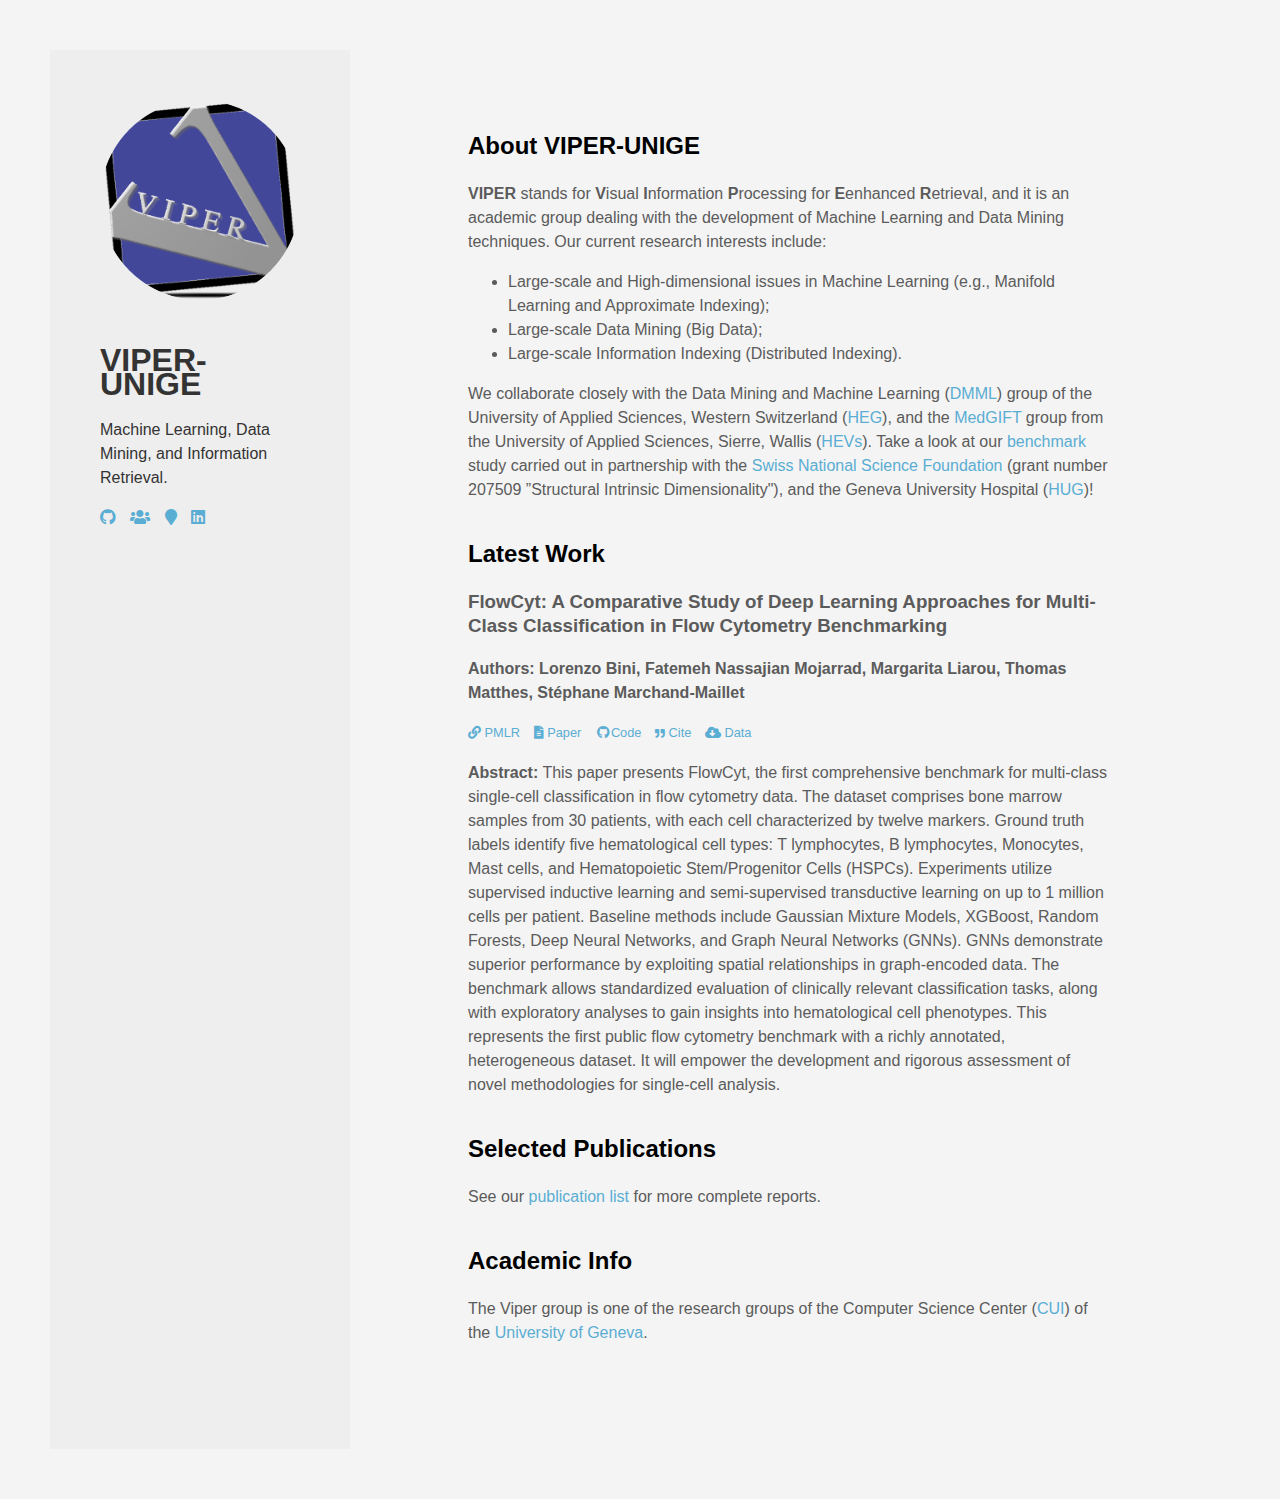
<file: index.html>
<!DOCTYPE html>
<html>
<head>
  <title>VIPER UNIGE - Machine Learning, Data Mining, and Information Retrieval</title>
  <link rel="icon" href="static/images/viper-logo-round.png" type="image/x-icon">
  <link rel="stylesheet" type="text/css" href="styles.css">
  <link rel="stylesheet" href="https://cdnjs.cloudflare.com/ajax/libs/font-awesome/5.15.4/css/all.min.css">
  <meta charset="UTF-8">
  <meta name="google-site-verification" content="xGwNrd6xXdCT0TtOFDd64vEACPbW90IxihTxso76EBM" />
  <meta name="viewport" content="width=device-width, initial-scale=1.0">
</head>
<body>
  <div class="container">
    <aside>
      <div class="profile-sidebar">
        <img src="static/images/viper-logo-round.png" alt="VIPER UNIGE Logo" class="profile-picture">
        <h1>VIPER-UNIGE</h1>
        <p>Machine Learning, Data Mining, and Information Retrieval.</p>
        <ul class="social-links">
          <li><a href="https://github.com/VIPER-GENEVA" target="_blank" rel="noopener noreferrer"><i class="fab fa-github"></i></a></li>
          <li><a href="https://viper.unige.ch/doku.php/team" target="_blank" rel="noopener noreferrer"><i style="font-size:16px" class="fa">&#xf0c0;</i></a></li>
          <li><a href="https://maps.app.goo.gl/Qsgwuzun3JRMc2tZ7?g_st=ic" target="_blank" rel="noopener noreferrer"><i class="fas fa-map-marker"></i></a></li>
          <li><a href="#"><i class="fab fa-linkedin"></i></a></li>
        </ul> 
      </div>
    </aside>
    <main>
      <section id="about">
        <h2>About VIPER-UNIGE</h2>
        <p><b>VIPER</b> stands for <b>V</b>isual <b>I</b>nformation <b>P</b>rocessing for <b>E</b>enhanced <b>R</b>etrieval, and it is an academic group dealing with the development of Machine Learning and Data Mining techniques. Our current research interests include:</p>
        <ul>
          <li>Large-scale and High-dimensional issues in Machine Learning (e.g., Manifold Learning and Approximate Indexing);</li>
          <li>Large-scale Data Mining (Big Data);</li>
          <li>Large-scale Information Indexing (Distributed Indexing).</li>
        </ul>
        <p>We collaborate closely with the Data Mining and Machine Learning (<a href="http://dmml.ch/" target="_blank" rel="noopener noreferrer">DMML</a>) group of the University of Applied Sciences, Western Switzerland (<a href="https://www.hes-so.ch/en/homepage" target="_blank" rel="noopener noreferrer">HEG</a>), 
        and the <a href="https://medgift.hevs.ch/wordpress/" target="_blank" rel="noopener noreferrer">MedGIFT</a> group from the University of Applied Sciences, Sierre, Wallis (<a href="https://www.hevs.ch/en" target="_blank" rel="noopener noreferrer">HEVs</a>).
        Take a look at our <a href="https://viper.unige.ch/doku.php/research:flowcyt" target="_blank" rel="noopener noreferrer">benchmark</a> study carried out in partnership with the <a href="https://www.snf.ch/en/FKhU9kAtfXx7w9AI/page/home" target="_blank" rel="noopener noreferrer">Swiss National Science Foundation</a> (grant number 207509 ”Structural Intrinsic Dimensionality"), and the Geneva University Hospital (<a href="https://www.hug.ch/en/hematologie/research" target="_blank" rel="noopener noreferrer">HUG</a>)!</p>
      </section>
      
      <section id="latest-work">
        <h2>Latest Work</h2>
        <div class="work-item">
          <h3> FlowCyt: A Comparative Study of Deep Learning Approaches for Multi-Class Classification in Flow Cytometry Benchmarking </a></h3>
          <p><span style="font-weight: bold; opacity: 4.07;">Authors: Lorenzo Bini, Fatemeh Nassajian Mojarrad, Margarita Liarou, Thomas Matthes, Stéphane Marchand-Maillet</span></p>
            <div class="publicationdescription">
               <a href="https://proceedings.mlr.press/v248/bini24a.html" target="_blank" rel="noopener noreferrer">
                <i class="fas fa-link" aria-hidden="true"></i>&nbsp;PMLR
              </a>
              &ensp;
              <a href="https://arxiv.org/pdf/2403.00024.pdf" target="_blank" rel="noopener noreferrer">
                <i class="fa fa-file-alt" aria-hidden="true"></i>&nbsp;Paper
              </a>
              &ensp;
              <a href="https://github.com/VIPER-GENEVA/FlowCyt-Classification-Benchmark" target="_blank" rel="noopener noreferrer">
                <i class="fab fa-fw fa-github" aria-hidden="true"></i>Code
              </a>
              &ensp;
              <a href="citations/flowcyt-benchmark-deep-learning.html" target="_blank" rel="noopener noreferrer">
                <i class="fa fa-xs fa-quote-right" aria-hidden="true"></i>&nbsp;Cite
              </a>
              &ensp;
              <a href="https://cuicloud.unige.ch/index.php/s/55PHBLEynrp5pN8" target="_blank" rel="noopener noreferrer">
                <i class="fas fa-cloud-download-alt" aria-hidden="true"></i>&nbsp;Data
              </a>
            </div>
          <p> <span style="font-weight: bold; opacity: 4.07;">Abstract:</span> This paper presents FlowCyt, the first comprehensive benchmark for multi-class single-cell classification in flow cytometry data. 
            The dataset comprises bone marrow samples from 30 patients, with each cell characterized by twelve markers. Ground truth labels identify five hematological cell types: 
            T lymphocytes, B lymphocytes, Monocytes, Mast cells, and Hematopoietic Stem/Progenitor Cells (HSPCs). Experiments utilize supervised inductive learning and semi-supervised transductive learning on up to 1 million cells per patient. 
            Baseline methods include Gaussian Mixture Models, XGBoost, Random Forests, Deep Neural Networks, and Graph Neural Networks (GNNs). GNNs demonstrate superior performance by exploiting spatial relationships in graph-encoded data. 
            The benchmark allows standardized evaluation of clinically relevant classification tasks, along with exploratory analyses to gain insights into hematological cell phenotypes. 
            This represents the first public flow cytometry benchmark with a richly annotated, heterogeneous dataset. It will empower the development and rigorous assessment of novel methodologies for single-cell analysis.</p>
        </div>
      </section>

      <section id="publications">
        <h2>Selected Publications</h2>
        <p>See our <a href="https://viper.unige.ch/doku.php/research:publications" target="_blank" rel="noopener noreferrer">publication list</a> for more complete reports.</p>
      </section>

      <section id="academic-profile">
        <h2>Academic Info</h2>
        <p>The Viper group is one of the research groups of the Computer Science Center (<a href="https://cui.unige.ch/en/" target="_blank" rel="noopener noreferrer">CUI</a>) of the <a href="https://www.unige.ch/sciences/en/" target="_blank" rel="noopener noreferrer">University of Geneva</a>.</p>
      </section>
    </main>
  </div>
</body>
</html>
</file>
<file: styles.css>
:root {
  --highlight: #27AE60;
  --gray: #5D5D5D;
  --lightgray: #9e9e9e;
  --dark: #5b5b5b;
  --link: hsl(199, 58%, 59%);
}

body {
  font-family: Arial, sans-serif;
  line-height: 1.5em;
  margin: 0;
  padding: 0;
  background-color: #f4f4f4;
  color: var(--dark);
}

.container {
  display: flex;
  padding: 50px;
}

aside {
  background-color: #eee;
  color: #333;
  width: 200px;
  padding: 50px;
}

main {
  padding: 4em 10% 4em 10%;
  width: calc(100% - 200px);
}

section {
  margin-bottom: 40px;
}

h2 {
  font-size: 1.5em;
  margin-bottom: 1em;
  position: relative;
  color: black;
}

a {
  color: var(--link);
}

a:link,
a:visited,
a:hover,
a:active {
  text-decoration: none;
}

.social-links {
  list-style-type: none;
  padding: 0;
  margin-top: 10px;
}

.social-links li {
  display: inline-block;
  margin-right: 10px;
}

/* .social-links a {
  color: var(--dark);
} */

.profile {
  display: flex;
  align-items: center;
}

.profile-text {
  line-height: 1.5em;
  padding-left: 0px;
}

.profile-picture {
  border-radius: 50%;
  width: 200px;
  height: 200px;
  margin-bottom: 20px;
}

.invisiblelink {
  color: inherit;
}

/* Entry */ 

.entrytitle {
  color: var(--dark);
  font-weight: bold;
  font-size: 1.1em;
}

.entrysubtitle {
  color: var(--gray);
  font-size: 0.9em;
  font-variant: small-caps;
}

.entrysubsubtitle {
  color: var(--lightgray);
  font-size: 0.8em;
  font-variant: small-caps;
  font-weight: lighter;
}

/* Publications */

.publicationcontainer {
  display: grid;
  grid-template-columns: auto 10%;
  column-gap: 2%;
  margin: 1.5em 0;
  line-height: 1.5em;
}

.publicationdescription {
  grid-column: 1 / 3;
  grid-row: 2;
  font-size: 0.8em;
}

/* Media Query for Mobile Devices */
@media only screen and (max-width: 480px) {
  .container {
    flex-direction: column;
  }

  aside {
    width: auto;
    text-align: center;
    padding-bottom: 20px;
  }

  main {
    width: 100%;
    padding-left: 0;
    padding-right: 0;
  }

  .profile {
    flex-direction: column;
    align-items: center;
  }

  .profile-picture {
    width: 100px;
    height: 100px;
    margin-bottom: 10px;
  }
}
</file>
